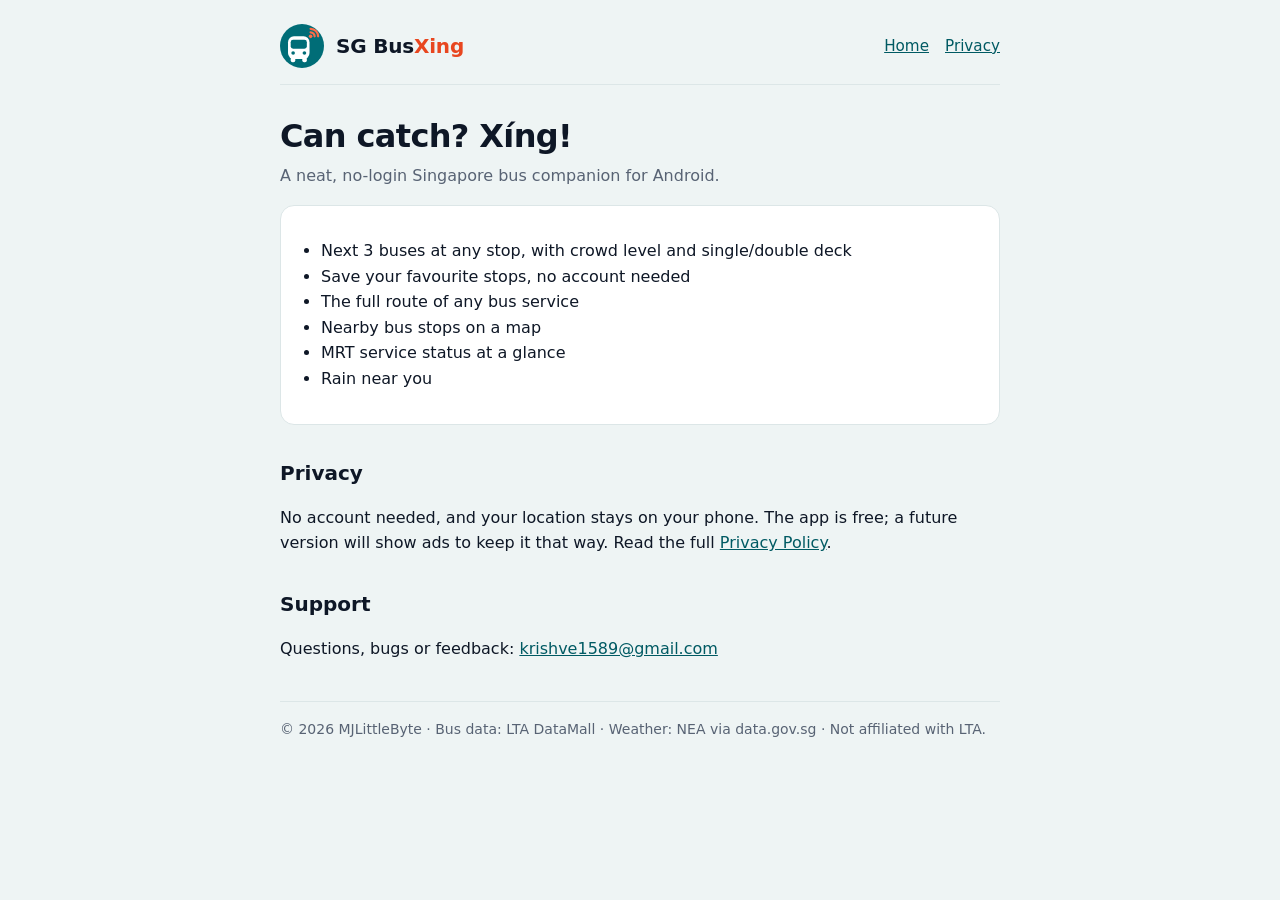
<file: index.html>
<!doctype html>
<html lang="en-SG">
<head>
  <meta charset="utf-8">
  <meta name="viewport" content="width=device-width, initial-scale=1">
  <title>SG BusXing · Singapore bus arrivals</title>
  <meta name="description" content="SG BusXing: a neat, no-login Singapore bus companion. Next buses, routes, nearby stops, MRT status and rain near you.">
  <link rel="canonical" href="https://mjlittlebyte.github.io/sgbusxing-privacy/">
  <link rel="icon" href="icon.svg" type="image/svg+xml">
  <link rel="stylesheet" href="styles.css">
</head>
<body>
<div class="wrap">
  <header class="site">
    <img src="icon.svg" alt="" width="44" height="44">
    <a class="name" href="./">SG Bus<span>Xing</span></a>
    <nav aria-label="Site"><a href="./" aria-current="page">Home</a><a href="privacy/">Privacy</a></nav>
  </header>

  <main>
    <h1>Can catch? Xíng!</h1>
    <p class="meta">A neat, no-login Singapore bus companion for Android.</p>

    <div class="card">
      <ul class="features">
        <li>Next 3 buses at any stop, with crowd level and single/double deck</li>
        <li>Save your favourite stops, no account needed</li>
        <li>The full route of any bus service</li>
        <li>Nearby bus stops on a map</li>
        <li>MRT service status at a glance</li>
        <li>Rain near you</li>
      </ul>
    </div>

    <h2>Privacy</h2>
    <p>No account needed, and your location stays on your phone. The app is free; a future version will show ads
      to keep it that way. Read the full <a href="privacy/">Privacy Policy</a>.</p>

    <h2>Support</h2>
    <p>Questions, bugs or feedback: <a href="mailto:krishve1589@gmail.com">krishve1589@gmail.com</a></p>
  </main>

  <footer class="site">
    © 2026 MJLittleByte · Bus data: LTA DataMall · Weather: NEA via data.gov.sg · Not affiliated with LTA.
  </footer>
</div>
</body>
</html>
</file>
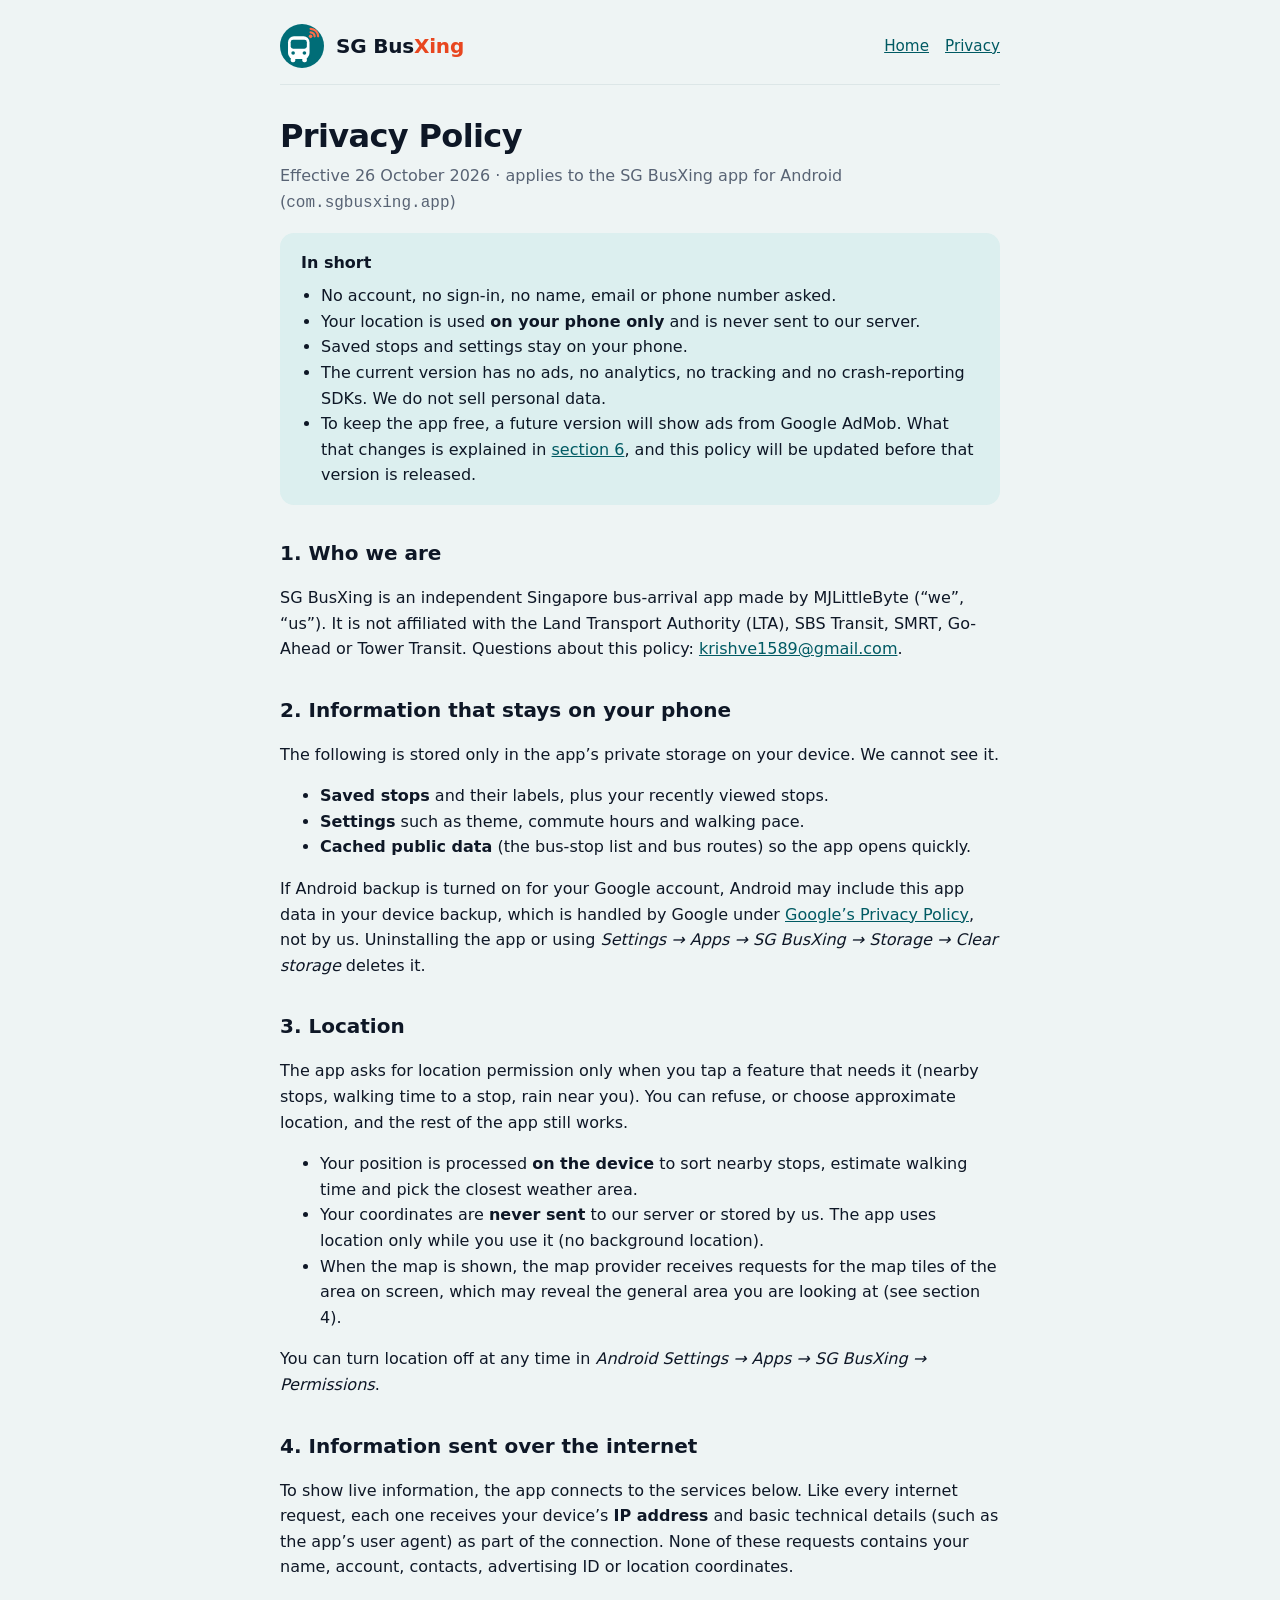
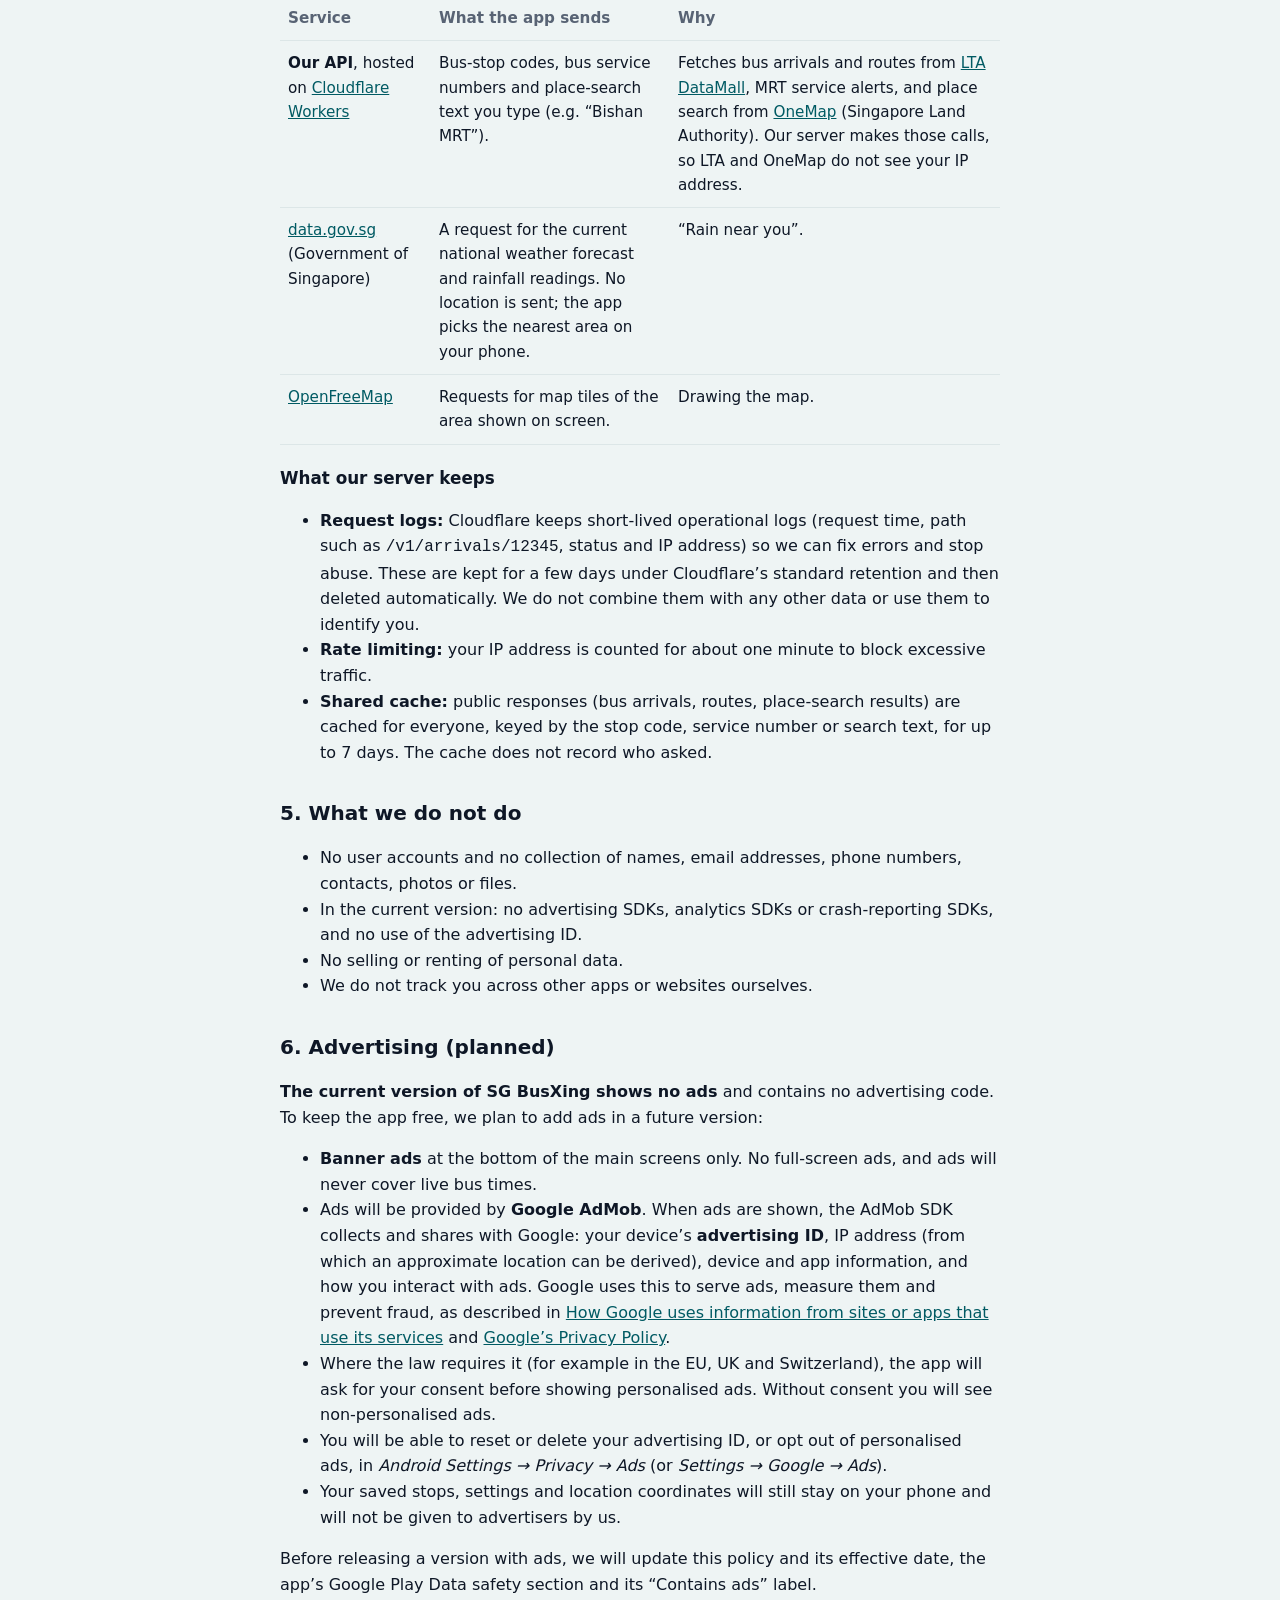
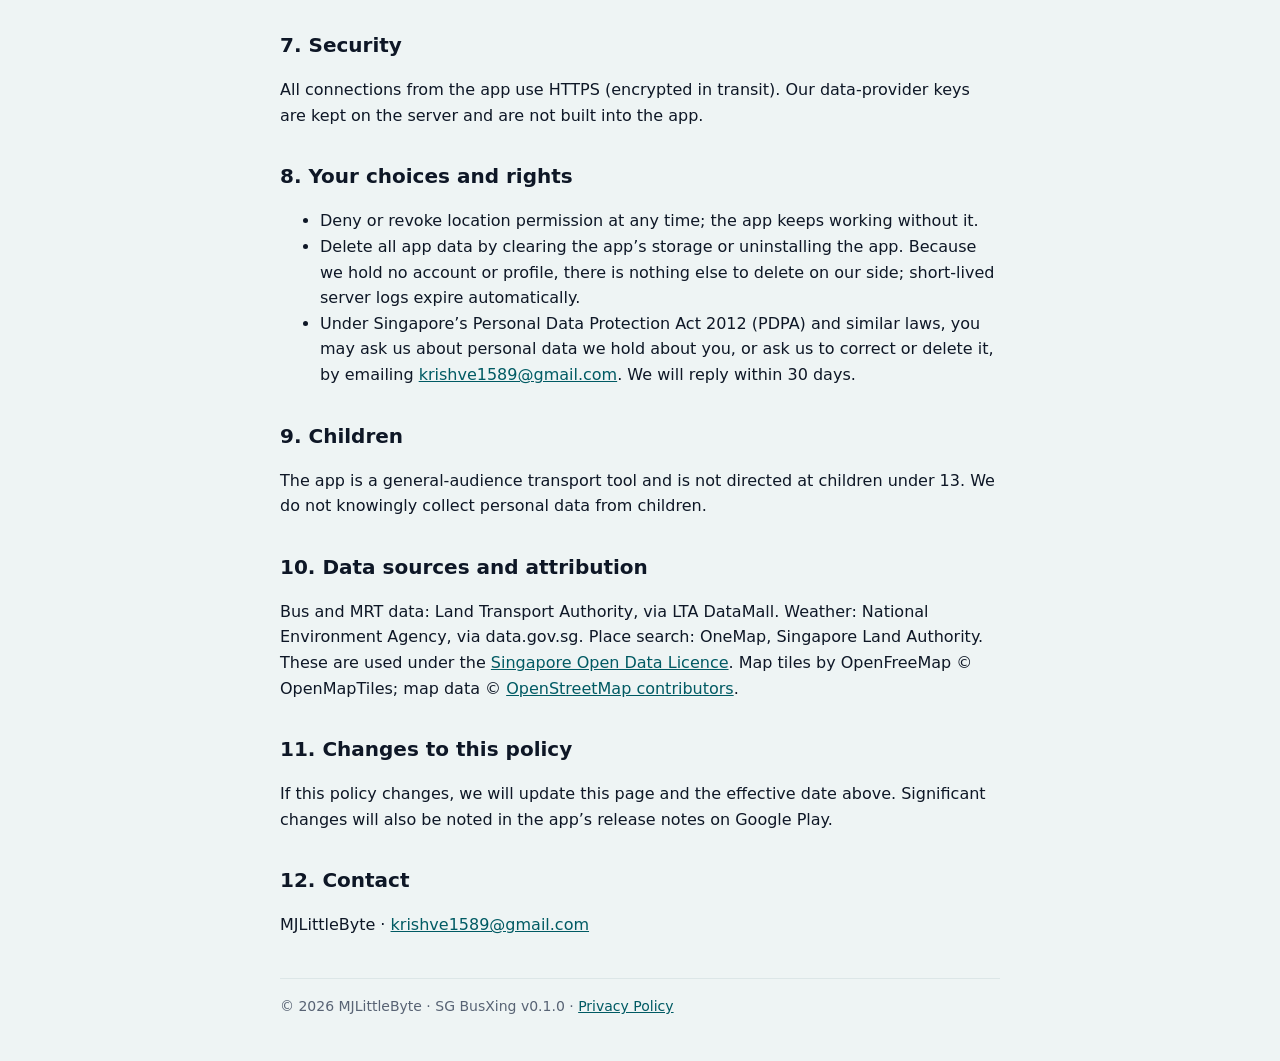
<file: privacy/index.html>
<!doctype html>
<html lang="en-SG">
<head>
  <meta charset="utf-8">
  <meta name="viewport" content="width=device-width, initial-scale=1">
  <title>Privacy Policy · SG BusXing</title>
  <meta name="description" content="Privacy policy for the SG BusXing Android app (com.sgbusxing.app).">
  <link rel="canonical" href="https://mjlittlebyte.github.io/sgbusxing-privacy/privacy/">
  <link rel="icon" href="../icon.svg" type="image/svg+xml">
  <link rel="stylesheet" href="../styles.css">
</head>
<body>
<div class="wrap">
  <header class="site">
    <img src="../icon.svg" alt="" width="44" height="44">
    <a class="name" href="../">SG Bus<span>Xing</span></a>
    <nav aria-label="Site"><a href="../">Home</a><a href="./" aria-current="page">Privacy</a></nav>
  </header>

  <main>
    <h1>Privacy Policy</h1>
    <p class="meta">Effective 26 October 2026 · applies to the SG BusXing app for Android (<code>com.sgbusxing.app</code>)</p>

    <div class="card summary">
      <strong>In short</strong>
      <ul>
        <li>No account, no sign-in, no name, email or phone number asked.</li>
        <li>Your location is used <strong>on your phone only</strong> and is never sent to our server.</li>
        <li>Saved stops and settings stay on your phone.</li>
        <li>The current version has no ads, no analytics, no tracking and no crash-reporting SDKs. We do not sell personal data.</li>
        <li>To keep the app free, a future version will show ads from Google AdMob. What that changes is explained in
          <a href="#ads">section 6</a>, and this policy will be updated before that version is released.</li>
      </ul>
    </div>

    <h2>1. Who we are</h2>
    <p>SG BusXing is an independent Singapore bus-arrival app made by MJLittleByte (“we”, “us”). It is not
      affiliated with the Land Transport Authority (LTA), SBS Transit, SMRT, Go-Ahead or Tower Transit. Questions about
      this policy: <a href="mailto:krishve1589@gmail.com">krishve1589@gmail.com</a>.</p>

    <h2>2. Information that stays on your phone</h2>
    <p>The following is stored only in the app’s private storage on your device. We cannot see it.</p>
    <ul>
      <li><strong>Saved stops</strong> and their labels, plus your recently viewed stops.</li>
      <li><strong>Settings</strong> such as theme, commute hours and walking pace.</li>
      <li><strong>Cached public data</strong> (the bus-stop list and bus routes) so the app opens quickly.</li>
    </ul>
    <p>If Android backup is turned on for your Google account, Android may include this app data in your device backup,
      which is handled by Google under <a href="https://policies.google.com/privacy">Google’s Privacy Policy</a>, not by us.
      Uninstalling the app or using <em>Settings → Apps → SG BusXing → Storage → Clear storage</em> deletes it.</p>

    <h2>3. Location</h2>
    <p>The app asks for location permission only when you tap a feature that needs it (nearby stops, walking time to a
      stop, rain near you). You can refuse, or choose approximate location, and the rest of the app still works.</p>
    <ul>
      <li>Your position is processed <strong>on the device</strong> to sort nearby stops, estimate walking time and pick the
        closest weather area.</li>
      <li>Your coordinates are <strong>never sent</strong> to our server or stored by us. The app uses location only while you
        use it (no background location).</li>
      <li>When the map is shown, the map provider receives requests for the map tiles of the area on screen, which may
        reveal the general area you are looking at (see section 4).</li>
    </ul>
    <p>You can turn location off at any time in <em>Android Settings → Apps → SG BusXing → Permissions</em>.</p>

    <h2>4. Information sent over the internet</h2>
    <p>To show live information, the app connects to the services below. Like every internet request, each one
      receives your device’s <strong>IP address</strong> and basic technical details (such as the app’s user agent) as
      part of the connection. None of these requests contains your name, account, contacts, advertising ID or location
      coordinates.</p>
    <div class="table-scroll">
      <table>
        <thead><tr><th>Service</th><th>What the app sends</th><th>Why</th></tr></thead>
        <tbody>
          <tr>
            <td><strong>Our API</strong>, hosted on <a href="https://www.cloudflare.com/privacypolicy/">Cloudflare Workers</a></td>
            <td>Bus-stop codes, bus service numbers and place-search text you type (e.g. “Bishan MRT”).</td>
            <td>Fetches bus arrivals and routes from <a href="https://datamall.lta.gov.sg/">LTA DataMall</a>, MRT
              service alerts, and place search from <a href="https://www.onemap.gov.sg/">OneMap</a> (Singapore
              Land Authority). Our server makes those calls, so LTA and OneMap do not see your IP address.</td>
          </tr>
          <tr>
            <td><a href="https://data.gov.sg/">data.gov.sg</a> (Government of Singapore)</td>
            <td>A request for the current national weather forecast and rainfall readings. No location is sent; the
              app picks the nearest area on your phone.</td>
            <td>“Rain near you”.</td>
          </tr>
          <tr>
            <td><a href="https://openfreemap.org/">OpenFreeMap</a></td>
            <td>Requests for map tiles of the area shown on screen.</td>
            <td>Drawing the map.</td>
          </tr>
        </tbody>
      </table>
    </div>

    <h3>What our server keeps</h3>
    <ul>
      <li><strong>Request logs:</strong> Cloudflare keeps short-lived operational logs (request time, path such as
        <code>/v1/arrivals/12345</code>, status and IP address) so we can fix errors and stop abuse. These are kept for a
        few days under Cloudflare’s standard retention and then deleted automatically. We do not combine them with any
        other data or use them to identify you.</li>
      <li><strong>Rate limiting:</strong> your IP address is counted for about one minute to block excessive traffic.</li>
      <li><strong>Shared cache:</strong> public responses (bus arrivals, routes, place-search results) are cached for
        everyone, keyed by the stop code, service number or search text, for up to 7 days. The cache does not record
        who asked.</li>
    </ul>

    <h2>5. What we do not do</h2>
    <ul>
      <li>No user accounts and no collection of names, email addresses, phone numbers, contacts, photos or files.</li>
      <li>In the current version: no advertising SDKs, analytics SDKs or crash-reporting SDKs, and no use of the
        advertising ID.</li>
      <li>No selling or renting of personal data.</li>
      <li>We do not track you across other apps or websites ourselves.</li>
    </ul>

    <h2 id="ads">6. Advertising (planned)</h2>
    <p><strong>The current version of SG BusXing shows no ads</strong> and contains no advertising code. To keep the
      app free, we plan to add ads in a future version:</p>
    <ul>
      <li><strong>Banner ads</strong> at the bottom of the main screens only. No full-screen ads, and ads will never
        cover live bus times.</li>
      <li>Ads will be provided by <strong>Google AdMob</strong>. When ads are shown, the AdMob SDK collects and shares with
        Google: your device’s <strong>advertising ID</strong>, IP address (from which an approximate location can be
        derived), device and app information, and how you interact with ads. Google uses this to serve ads, measure
        them and prevent fraud, as described in
        <a href="https://policies.google.com/technologies/partner-sites">How Google uses information from sites or apps
        that use its services</a> and <a href="https://policies.google.com/privacy">Google’s Privacy Policy</a>.</li>
      <li>Where the law requires it (for example in the EU, UK and Switzerland), the app will ask for your consent before
        showing personalised ads. Without consent you will see non-personalised ads.</li>
      <li>You will be able to reset or delete your advertising ID, or opt out of personalised ads, in
        <em>Android Settings → Privacy → Ads</em> (or <em>Settings → Google → Ads</em>).</li>
      <li>Your saved stops, settings and location coordinates will still stay on your phone and will not be given to
        advertisers by us.</li>
    </ul>
    <p>Before releasing a version with ads, we will update this policy and its effective date, the app’s Google Play
      Data safety section and its “Contains ads” label.</p>

    <h2>7. Security</h2>
    <p>All connections from the app use HTTPS (encrypted in transit). Our data-provider keys are kept on the server and
      are not built into the app.</p>

    <h2>8. Your choices and rights</h2>
    <ul>
      <li>Deny or revoke location permission at any time; the app keeps working without it.</li>
      <li>Delete all app data by clearing the app’s storage or uninstalling the app. Because we hold no account or
        profile, there is nothing else to delete on our side; short-lived server logs expire automatically.</li>
      <li>Under Singapore’s Personal Data Protection Act 2012 (PDPA) and similar laws, you may ask us about personal data
        we hold about you, or ask us to correct or delete it, by emailing
        <a href="mailto:krishve1589@gmail.com">krishve1589@gmail.com</a>. We will reply within 30 days.</li>
    </ul>

    <h2>9. Children</h2>
    <p>The app is a general-audience transport tool and is not directed at children under 13. We do not knowingly
      collect personal data from children.</p>

    <h2>10. Data sources and attribution</h2>
    <p>Bus and MRT data: Land Transport Authority, via LTA DataMall. Weather: National Environment Agency, via
      data.gov.sg. Place search: OneMap, Singapore Land Authority. These are used under the
      <a href="https://data.gov.sg/open-data-licence">Singapore Open Data Licence</a>. Map tiles by OpenFreeMap ©
      OpenMapTiles; map data © <a href="https://www.openstreetmap.org/copyright">OpenStreetMap contributors</a>.</p>

    <h2>11. Changes to this policy</h2>
    <p>If this policy changes, we will update this page and the effective date above. Significant changes will also be
      noted in the app’s release notes on Google Play.</p>

    <h2>12. Contact</h2>
    <p>MJLittleByte · <a href="mailto:krishve1589@gmail.com">krishve1589@gmail.com</a></p>
  </main>

  <footer class="site">
    © 2026 MJLittleByte · SG BusXing v0.1.0 · <a href="./">Privacy Policy</a>
  </footer>
</div>
</body>
</html>
</file>
<file: styles.css>
:root {
  --bg: #eef4f4; --surface: #ffffff; --line: #dce6e7;
  --ink: #0e1726; --muted: #586374;
  --brand: #006d77; --brand-ink: #005a63; --brand-soft: #dcefef; --xing: #e8461f;
  color-scheme: light dark;
}
@media (prefers-color-scheme: dark) {
  :root {
    --bg: #0b1418; --surface: #111d22; --line: #22343a;
    --ink: #e7eef0; --muted: #9fb0b6;
    --brand: #4fb8c1; --brand-ink: #7fd0d7; --brand-soft: #16343a; --xing: #ff7a55;
  }
}
* { box-sizing: border-box; }
html { -webkit-text-size-adjust: 100%; }
body {
  margin: 0; background: var(--bg); color: var(--ink);
  font: 16px/1.6 system-ui, -apple-system, "Segoe UI", Roboto, "Helvetica Neue", Arial, sans-serif;
}
a { color: var(--brand-ink); }
a:focus-visible { outline: 3px solid var(--brand); outline-offset: 2px; border-radius: 2px; }
.wrap { max-width: 760px; margin: 0 auto; padding: 24px 20px 48px; }
header.site { display: flex; align-items: center; gap: 12px; padding-bottom: 16px; border-bottom: 1px solid var(--line); }
header.site img { width: 44px; height: 44px; }
header.site .name { font-weight: 800; font-size: 1.25rem; letter-spacing: -0.01em; color: var(--ink); text-decoration: none; }
header.site .name span { color: var(--xing); }
header.site nav { margin-left: auto; display: flex; gap: 16px; font-size: 0.95rem; }
main { padding-top: 8px; }
h1 { font-size: 2rem; line-height: 1.2; margin: 24px 0 8px; letter-spacing: -0.02em; }
h2 { font-size: 1.25rem; margin: 32px 0 8px; }
h3 { font-size: 1.05rem; margin: 20px 0 4px; }
.meta { color: var(--muted); margin: 0 0 16px; }
.card { background: var(--surface); border: 1px solid var(--line); border-radius: 14px; padding: 16px 20px; margin: 16px 0; }
.summary { background: var(--brand-soft); border-color: transparent; }
.summary ul { margin: 8px 0 0; padding-left: 20px; }
table { width: 100%; border-collapse: collapse; font-size: 0.95rem; }
th, td { text-align: left; vertical-align: top; padding: 10px 8px; border-bottom: 1px solid var(--line); }
th { color: var(--muted); font-weight: 600; }
.table-scroll { overflow-x: auto; }
.features { padding-left: 20px; }
footer.site { margin-top: 40px; padding-top: 16px; border-top: 1px solid var(--line); color: var(--muted); font-size: 0.875rem; }
</file>
